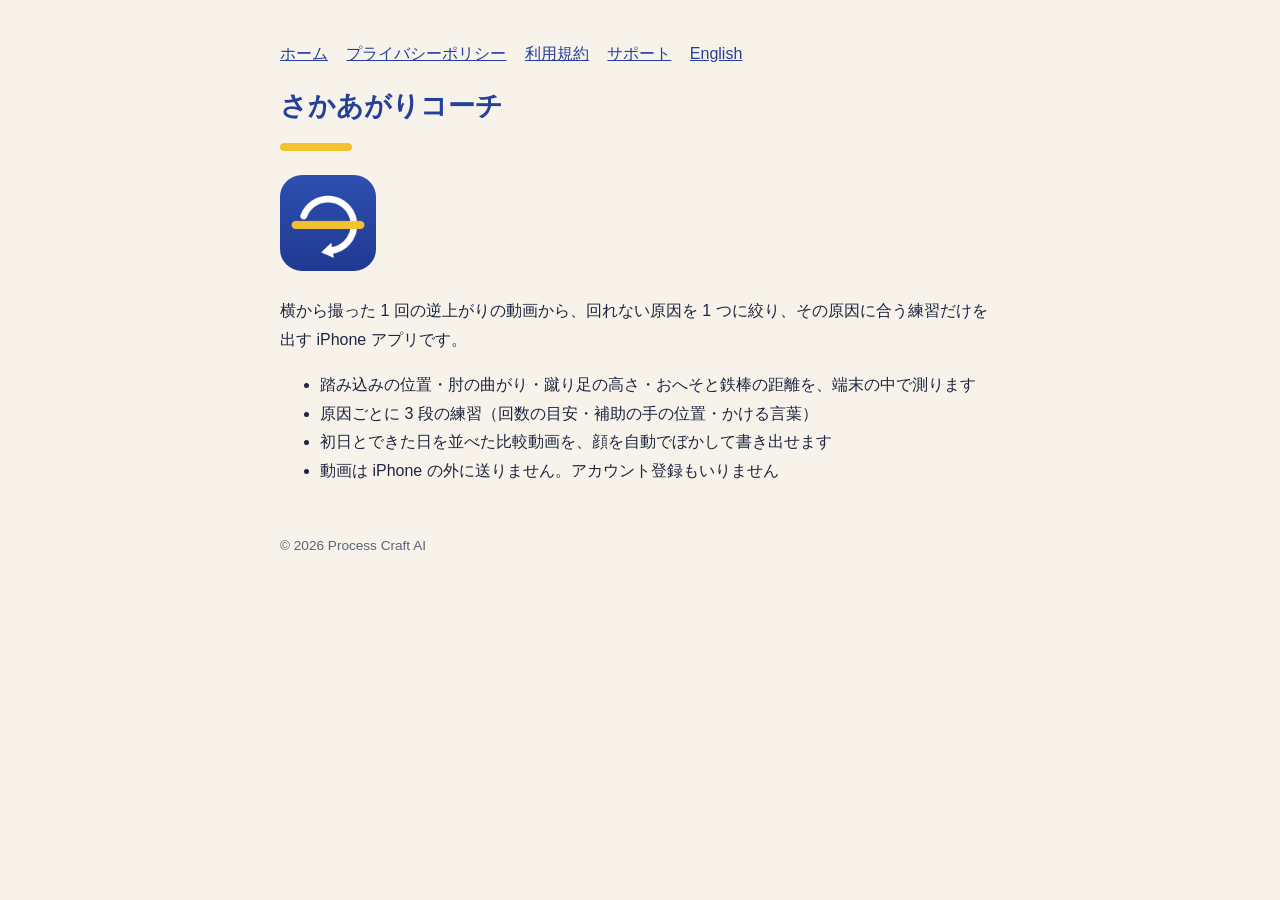
<file: index.html>
<!doctype html><html lang="ja"><head><meta charset="utf-8"><meta name="viewport" content="width=device-width,initial-scale=1">
<title>さかあがりコーチ</title><link rel="stylesheet" href="style.css"></head><body><main>
<nav><a href="index.html">ホーム</a> <a href="privacy.html">プライバシーポリシー</a> <a href="terms.html">利用規約</a> <a href="support.html">サポート</a> <a href="en/index.html">English</a></nav>
<h1>さかあがりコーチ</h1><div class="bar"></div><p><img class="icon" src="icon.png" alt=""></p>
<p>横から撮った 1 回の逆上がりの動画から、回れない原因を 1 つに絞り、その原因に合う練習だけを出す iPhone アプリです。</p>
<ul><li>踏み込みの位置・肘の曲がり・蹴り足の高さ・おへそと鉄棒の距離を、端末の中で測ります</li>
<li>原因ごとに 3 段の練習（回数の目安・補助の手の位置・かける言葉）</li>
<li>初日とできた日を並べた比較動画を、顔を自動でぼかして書き出せます</li>
<li>動画は iPhone の外に送りません。アカウント登録もいりません</li></ul>
<footer>© 2026 Process Craft AI</footer></main></body></html>
</file>
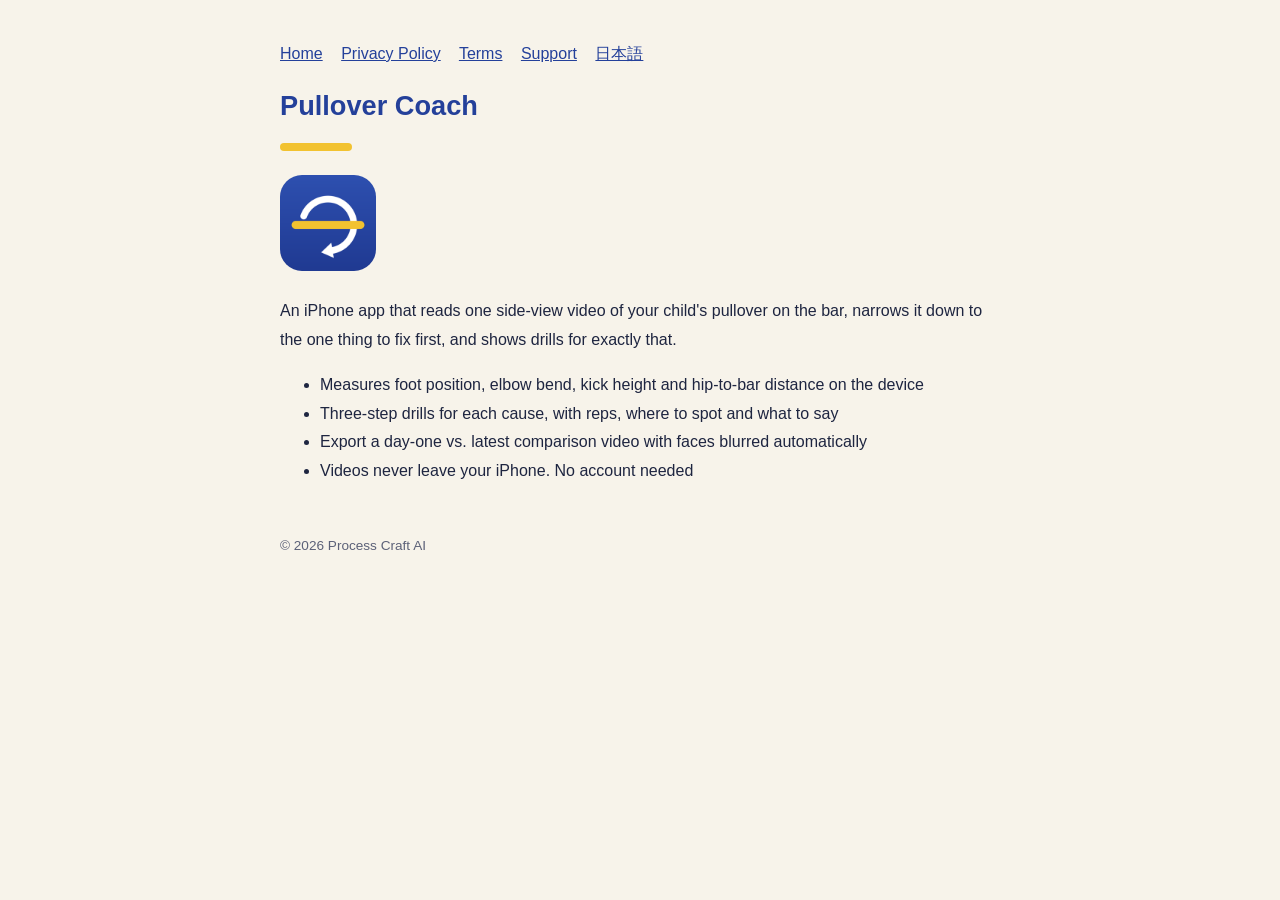
<file: en/index.html>
<!doctype html><html lang="en"><head><meta charset="utf-8"><meta name="viewport" content="width=device-width,initial-scale=1">
<title>Pullover Coach</title><link rel="stylesheet" href="../style.css"></head><body><main>
<nav><a href="index.html">Home</a> <a href="privacy.html">Privacy Policy</a> <a href="terms.html">Terms</a> <a href="support.html">Support</a> <a href="../index.html">日本語</a></nav>
<h1>Pullover Coach</h1><div class="bar"></div><p><img class="icon" src="../icon.png" alt=""></p>
<p>An iPhone app that reads one side-view video of your child's pullover on the bar, narrows it down to the one thing to fix first, and shows drills for exactly that.</p>
<ul><li>Measures foot position, elbow bend, kick height and hip-to-bar distance on the device</li>
<li>Three-step drills for each cause, with reps, where to spot and what to say</li>
<li>Export a day-one vs. latest comparison video with faces blurred automatically</li>
<li>Videos never leave your iPhone. No account needed</li></ul>
<footer>© 2026 Process Craft AI</footer></main></body></html>
</file>
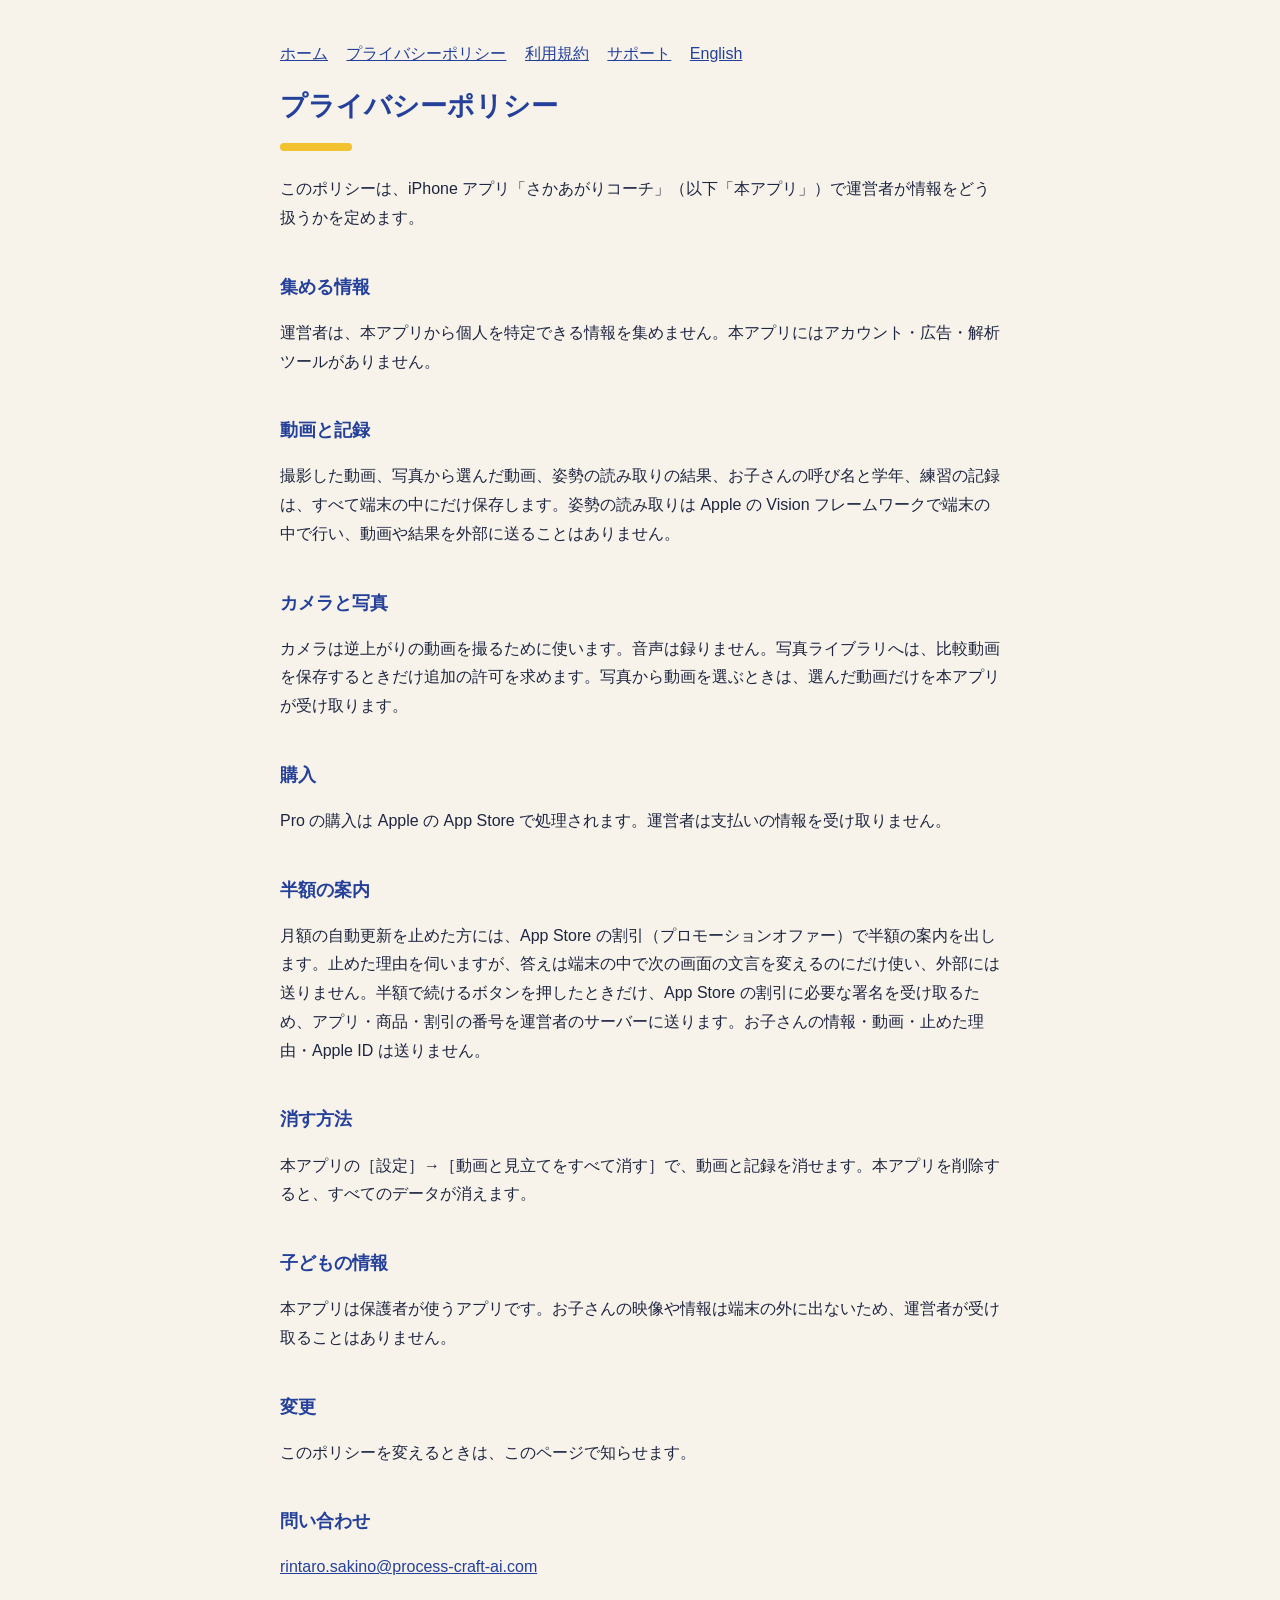
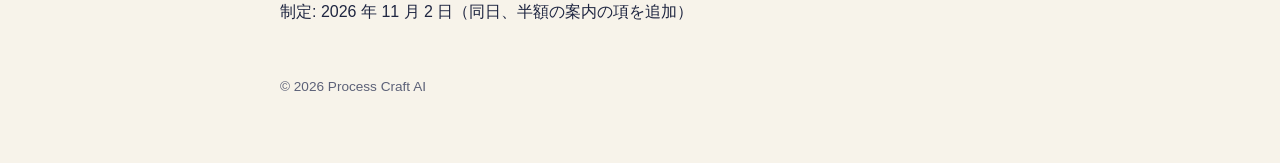
<file: privacy.html>
<!doctype html><html lang="ja"><head><meta charset="utf-8"><meta name="viewport" content="width=device-width,initial-scale=1">
<title>プライバシーポリシー | さかあがりコーチ</title><link rel="stylesheet" href="style.css"></head><body><main>
<nav><a href="index.html">ホーム</a> <a href="privacy.html">プライバシーポリシー</a> <a href="terms.html">利用規約</a> <a href="support.html">サポート</a> <a href="en/privacy.html">English</a></nav>
<h1>プライバシーポリシー</h1><div class="bar"></div><p>このポリシーは、iPhone アプリ「さかあがりコーチ」（以下「本アプリ」）で運営者が情報をどう扱うかを定めます。</p>
<h2>集める情報</h2><p>運営者は、本アプリから個人を特定できる情報を集めません。本アプリにはアカウント・広告・解析ツールがありません。</p>
<h2>動画と記録</h2><p>撮影した動画、写真から選んだ動画、姿勢の読み取りの結果、お子さんの呼び名と学年、練習の記録は、すべて端末の中にだけ保存します。姿勢の読み取りは Apple の Vision フレームワークで端末の中で行い、動画や結果を外部に送ることはありません。</p>
<h2>カメラと写真</h2><p>カメラは逆上がりの動画を撮るために使います。音声は録りません。写真ライブラリへは、比較動画を保存するときだけ追加の許可を求めます。写真から動画を選ぶときは、選んだ動画だけを本アプリが受け取ります。</p>
<h2>購入</h2><p>Pro の購入は Apple の App Store で処理されます。運営者は支払いの情報を受け取りません。</p>
<h2>半額の案内</h2><p>月額の自動更新を止めた方には、App Store の割引（プロモーションオファー）で半額の案内を出します。止めた理由を伺いますが、答えは端末の中で次の画面の文言を変えるのにだけ使い、外部には送りません。半額で続けるボタンを押したときだけ、App Store の割引に必要な署名を受け取るため、アプリ・商品・割引の番号を運営者のサーバーに送ります。お子さんの情報・動画・止めた理由・Apple ID は送りません。</p>
<h2>消す方法</h2><p>本アプリの［設定］→［動画と見立てをすべて消す］で、動画と記録を消せます。本アプリを削除すると、すべてのデータが消えます。</p>
<h2>子どもの情報</h2><p>本アプリは保護者が使うアプリです。お子さんの映像や情報は端末の外に出ないため、運営者が受け取ることはありません。</p>
<h2>変更</h2><p>このポリシーを変えるときは、このページで知らせます。</p>
<h2>問い合わせ</h2><p><a href="mailto:rintaro.sakino@process-craft-ai.com">rintaro.sakino@process-craft-ai.com</a></p><p>制定: 2026 年 11 月 2 日（同日、半額の案内の項を追加）</p>
<footer>© 2026 Process Craft AI</footer></main></body></html>
</file>
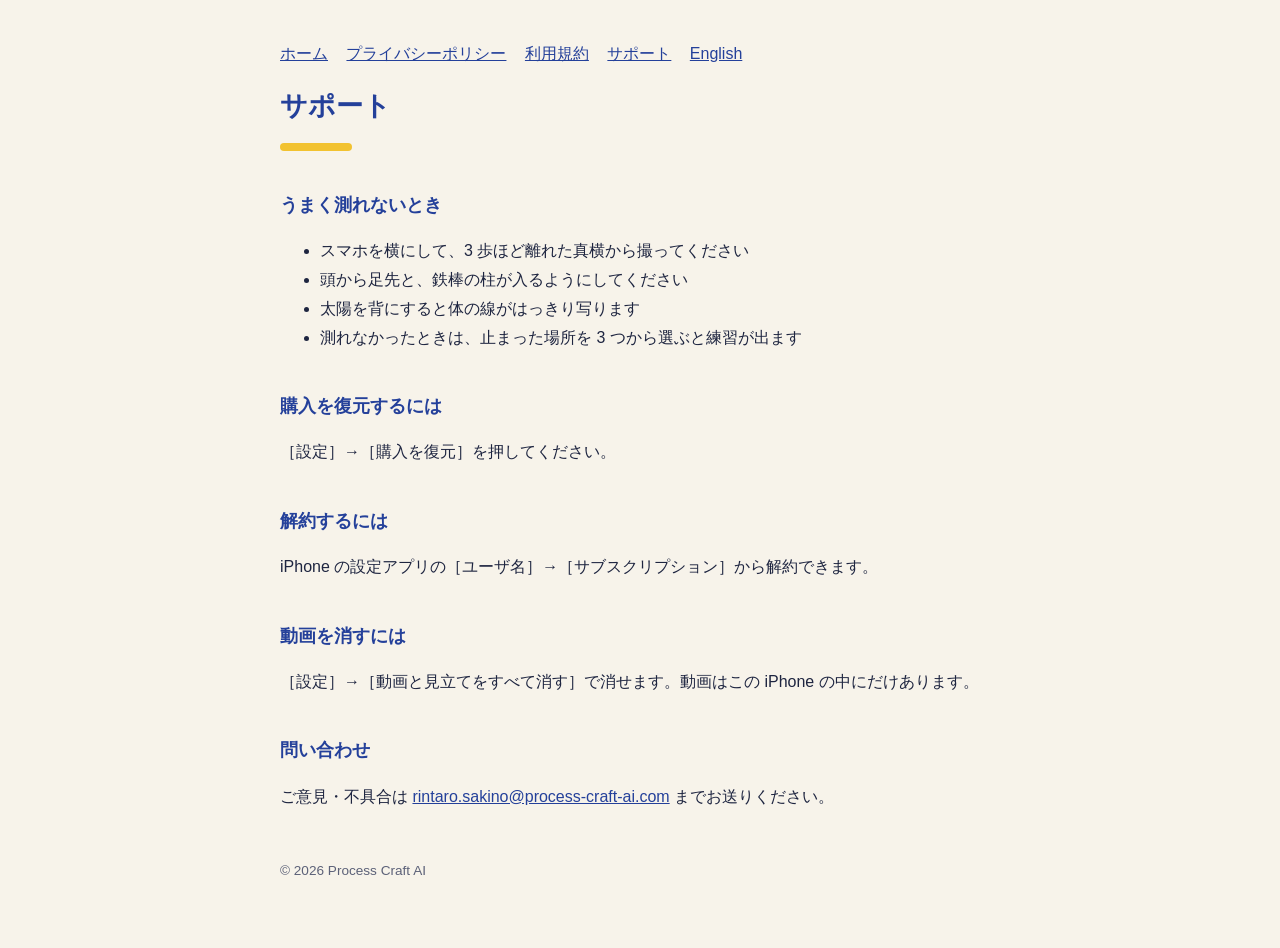
<file: support.html>
<!doctype html><html lang="ja"><head><meta charset="utf-8"><meta name="viewport" content="width=device-width,initial-scale=1">
<title>サポート | さかあがりコーチ</title><link rel="stylesheet" href="style.css"></head><body><main>
<nav><a href="index.html">ホーム</a> <a href="privacy.html">プライバシーポリシー</a> <a href="terms.html">利用規約</a> <a href="support.html">サポート</a> <a href="en/support.html">English</a></nav>
<h1>サポート</h1><div class="bar"></div><h2>うまく測れないとき</h2><ul><li>スマホを横にして、3 歩ほど離れた真横から撮ってください</li><li>頭から足先と、鉄棒の柱が入るようにしてください</li><li>太陽を背にすると体の線がはっきり写ります</li><li>測れなかったときは、止まった場所を 3 つから選ぶと練習が出ます</li></ul>
<h2>購入を復元するには</h2><p>［設定］→［購入を復元］を押してください。</p>
<h2>解約するには</h2><p>iPhone の設定アプリの［ユーザ名］→［サブスクリプション］から解約できます。</p>
<h2>動画を消すには</h2><p>［設定］→［動画と見立てをすべて消す］で消せます。動画はこの iPhone の中にだけあります。</p>
<h2>問い合わせ</h2><p>ご意見・不具合は <a href="mailto:rintaro.sakino@process-craft-ai.com">rintaro.sakino@process-craft-ai.com</a> までお送りください。</p>
<footer>© 2026 Process Craft AI</footer></main></body></html>
</file>
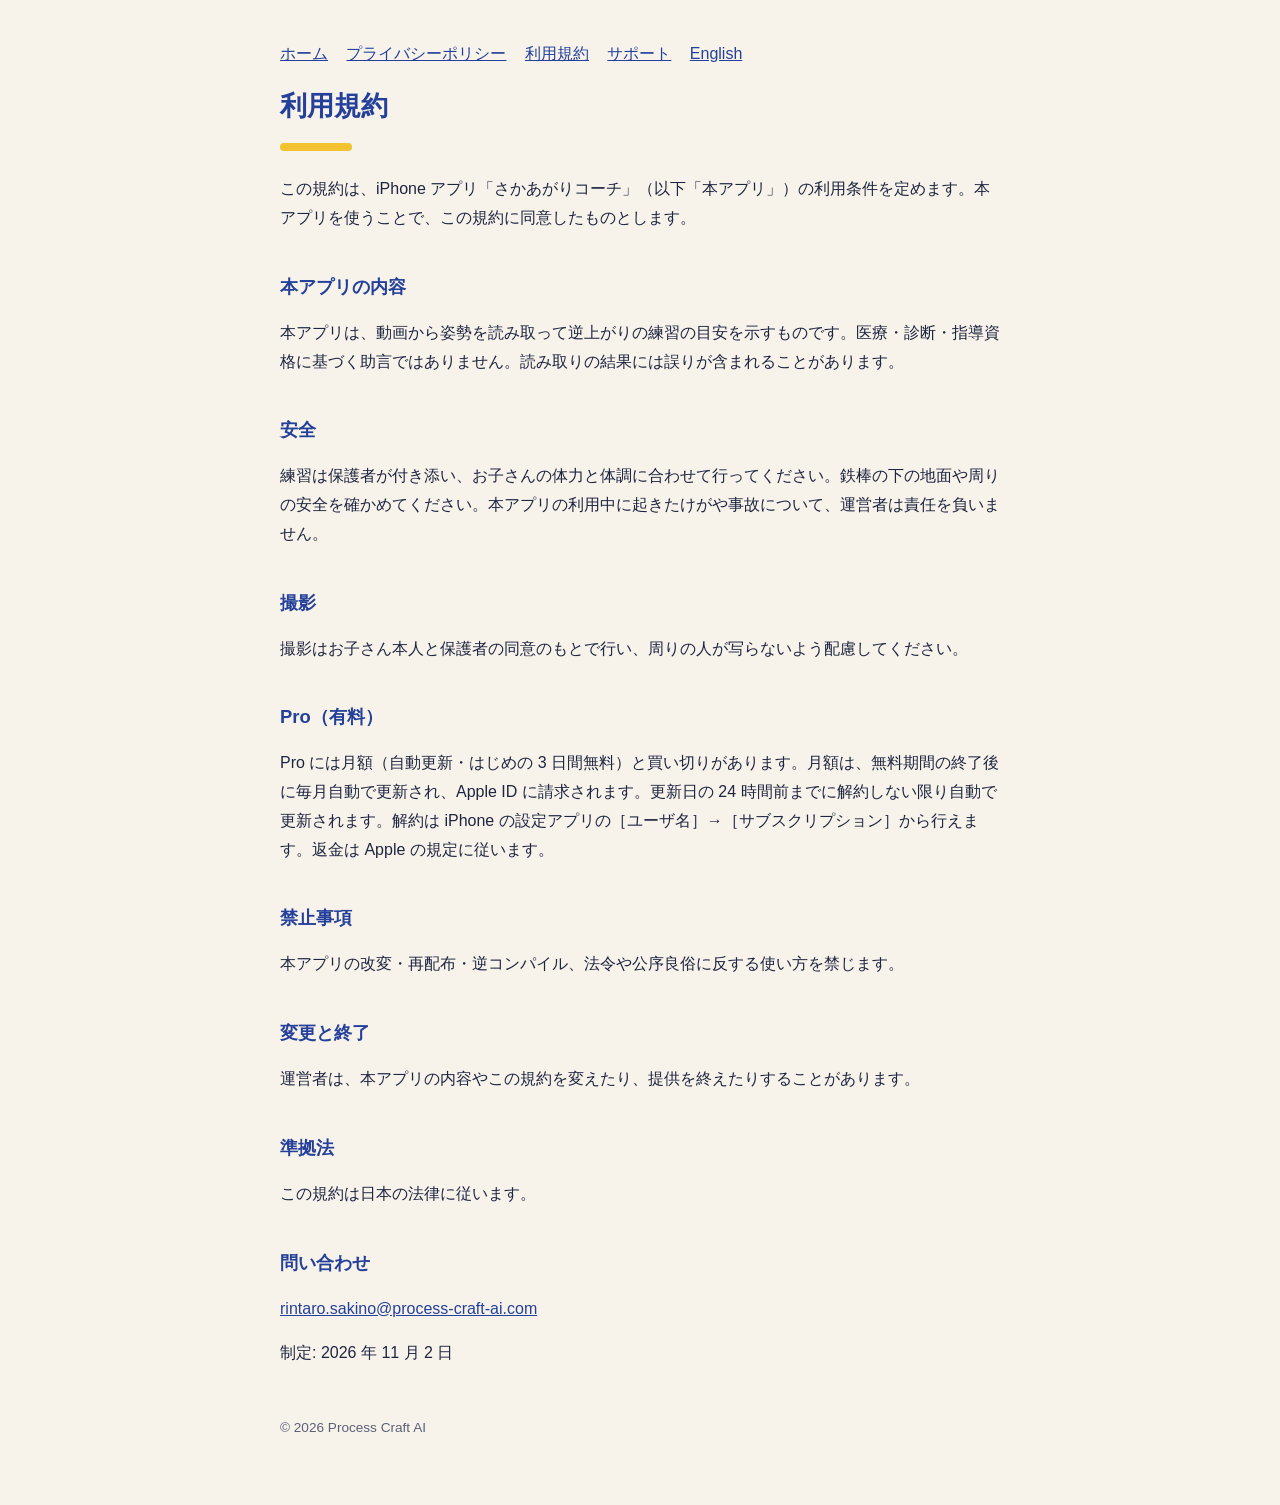
<file: terms.html>
<!doctype html><html lang="ja"><head><meta charset="utf-8"><meta name="viewport" content="width=device-width,initial-scale=1">
<title>利用規約 | さかあがりコーチ</title><link rel="stylesheet" href="style.css"></head><body><main>
<nav><a href="index.html">ホーム</a> <a href="privacy.html">プライバシーポリシー</a> <a href="terms.html">利用規約</a> <a href="support.html">サポート</a> <a href="en/terms.html">English</a></nav>
<h1>利用規約</h1><div class="bar"></div><p>この規約は、iPhone アプリ「さかあがりコーチ」（以下「本アプリ」）の利用条件を定めます。本アプリを使うことで、この規約に同意したものとします。</p>
<h2>本アプリの内容</h2><p>本アプリは、動画から姿勢を読み取って逆上がりの練習の目安を示すものです。医療・診断・指導資格に基づく助言ではありません。読み取りの結果には誤りが含まれることがあります。</p>
<h2>安全</h2><p>練習は保護者が付き添い、お子さんの体力と体調に合わせて行ってください。鉄棒の下の地面や周りの安全を確かめてください。本アプリの利用中に起きたけがや事故について、運営者は責任を負いません。</p>
<h2>撮影</h2><p>撮影はお子さん本人と保護者の同意のもとで行い、周りの人が写らないよう配慮してください。</p>
<h2>Pro（有料）</h2><p>Pro には月額（自動更新・はじめの 3 日間無料）と買い切りがあります。月額は、無料期間の終了後に毎月自動で更新され、Apple ID に請求されます。更新日の 24 時間前までに解約しない限り自動で更新されます。解約は iPhone の設定アプリの［ユーザ名］→［サブスクリプション］から行えます。返金は Apple の規定に従います。</p>
<h2>禁止事項</h2><p>本アプリの改変・再配布・逆コンパイル、法令や公序良俗に反する使い方を禁じます。</p>
<h2>変更と終了</h2><p>運営者は、本アプリの内容やこの規約を変えたり、提供を終えたりすることがあります。</p>
<h2>準拠法</h2><p>この規約は日本の法律に従います。</p>
<h2>問い合わせ</h2><p><a href="mailto:rintaro.sakino@process-craft-ai.com">rintaro.sakino@process-craft-ai.com</a></p><p>制定: 2026 年 11 月 2 日</p>
<footer>© 2026 Process Craft AI</footer></main></body></html>
</file>
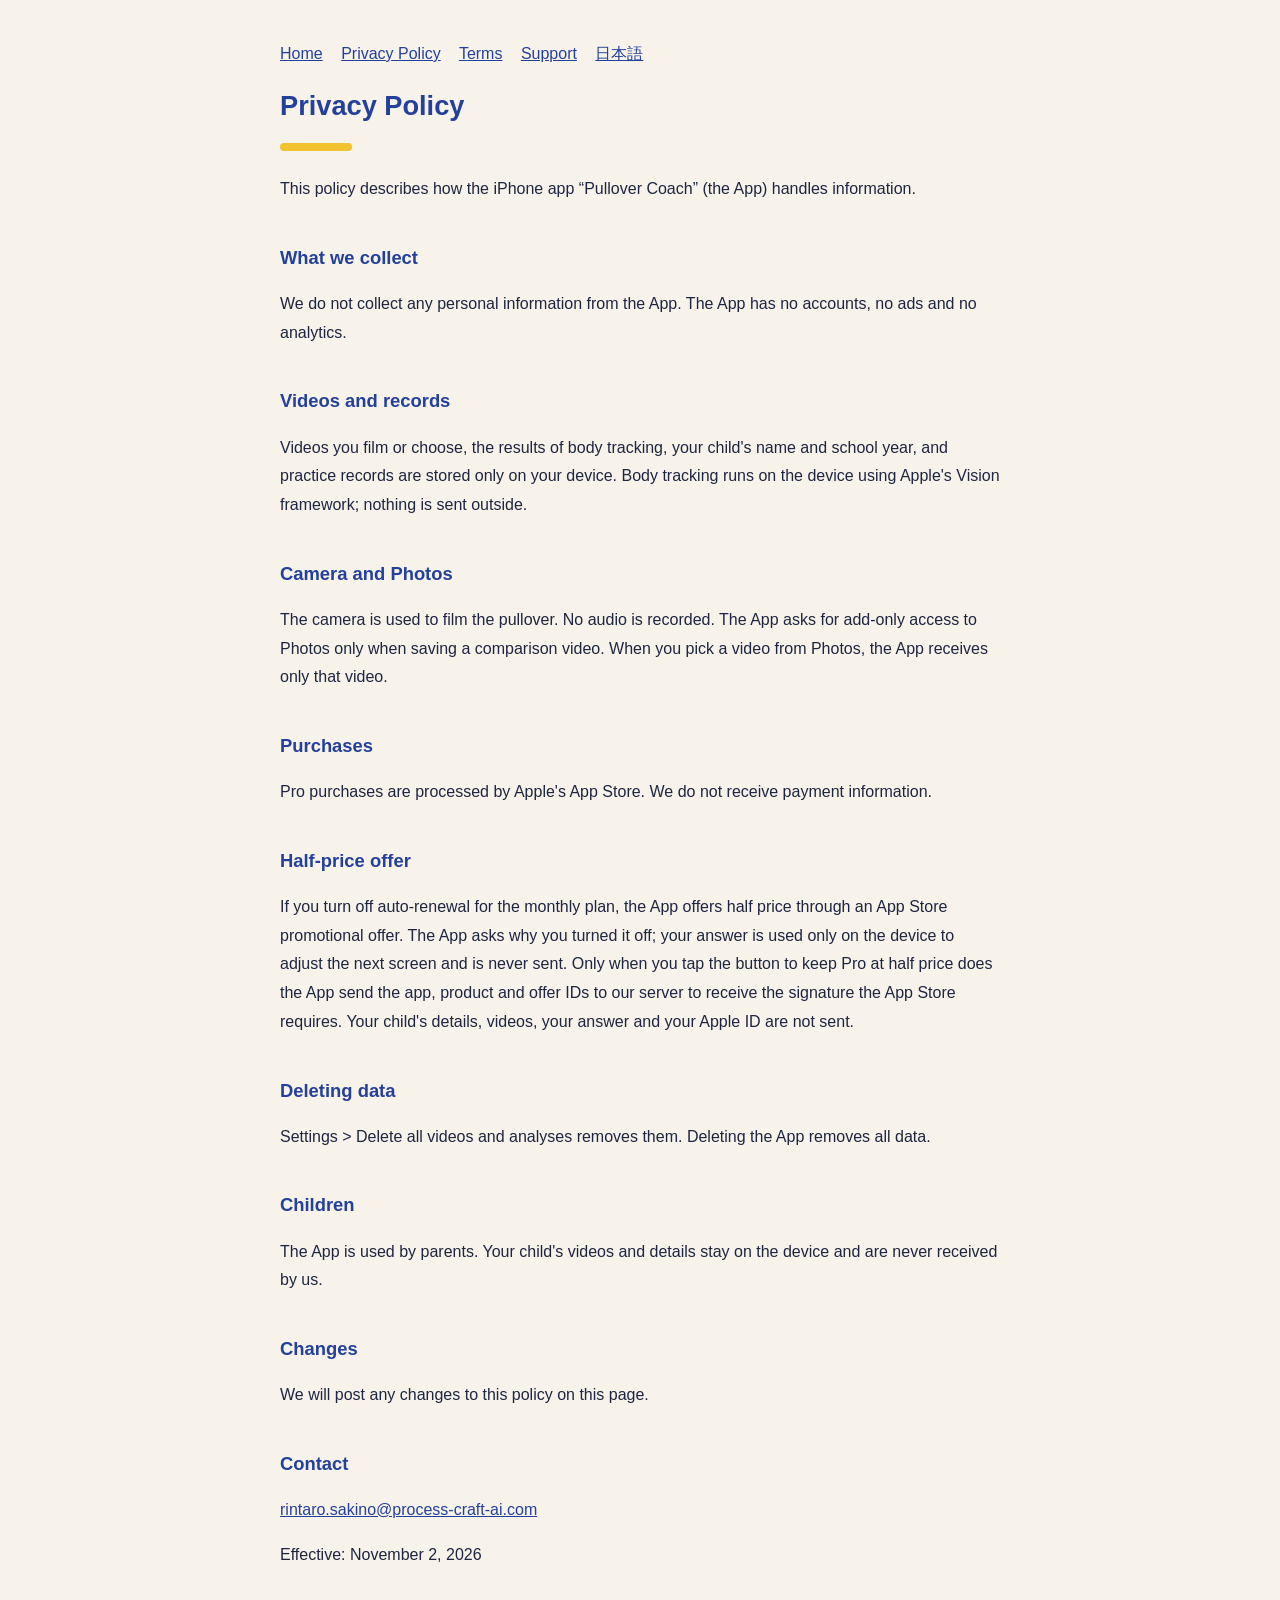
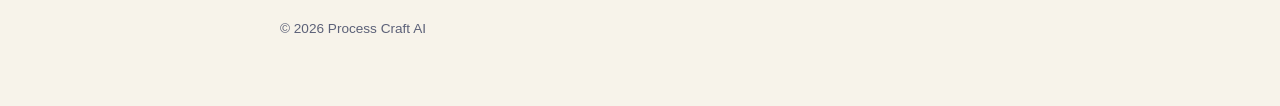
<file: en/privacy.html>
<!doctype html><html lang="en"><head><meta charset="utf-8"><meta name="viewport" content="width=device-width,initial-scale=1">
<title>Privacy Policy | Pullover Coach</title><link rel="stylesheet" href="../style.css"></head><body><main>
<nav><a href="index.html">Home</a> <a href="privacy.html">Privacy Policy</a> <a href="terms.html">Terms</a> <a href="support.html">Support</a> <a href="../privacy.html">日本語</a></nav>
<h1>Privacy Policy</h1><div class="bar"></div><p>This policy describes how the iPhone app “Pullover Coach” (the App) handles information.</p>
<h2>What we collect</h2><p>We do not collect any personal information from the App. The App has no accounts, no ads and no analytics.</p>
<h2>Videos and records</h2><p>Videos you film or choose, the results of body tracking, your child's name and school year, and practice records are stored only on your device. Body tracking runs on the device using Apple's Vision framework; nothing is sent outside.</p>
<h2>Camera and Photos</h2><p>The camera is used to film the pullover. No audio is recorded. The App asks for add-only access to Photos only when saving a comparison video. When you pick a video from Photos, the App receives only that video.</p>
<h2>Purchases</h2><p>Pro purchases are processed by Apple's App Store. We do not receive payment information.</p>
<h2>Half-price offer</h2><p>If you turn off auto-renewal for the monthly plan, the App offers half price through an App Store promotional offer. The App asks why you turned it off; your answer is used only on the device to adjust the next screen and is never sent. Only when you tap the button to keep Pro at half price does the App send the app, product and offer IDs to our server to receive the signature the App Store requires. Your child's details, videos, your answer and your Apple ID are not sent.</p>
<h2>Deleting data</h2><p>Settings &gt; Delete all videos and analyses removes them. Deleting the App removes all data.</p>
<h2>Children</h2><p>The App is used by parents. Your child's videos and details stay on the device and are never received by us.</p>
<h2>Changes</h2><p>We will post any changes to this policy on this page.</p>
<h2>Contact</h2><p><a href="mailto:rintaro.sakino@process-craft-ai.com">rintaro.sakino@process-craft-ai.com</a></p><p>Effective: November 2, 2026</p>
<footer>© 2026 Process Craft AI</footer></main></body></html>
</file>
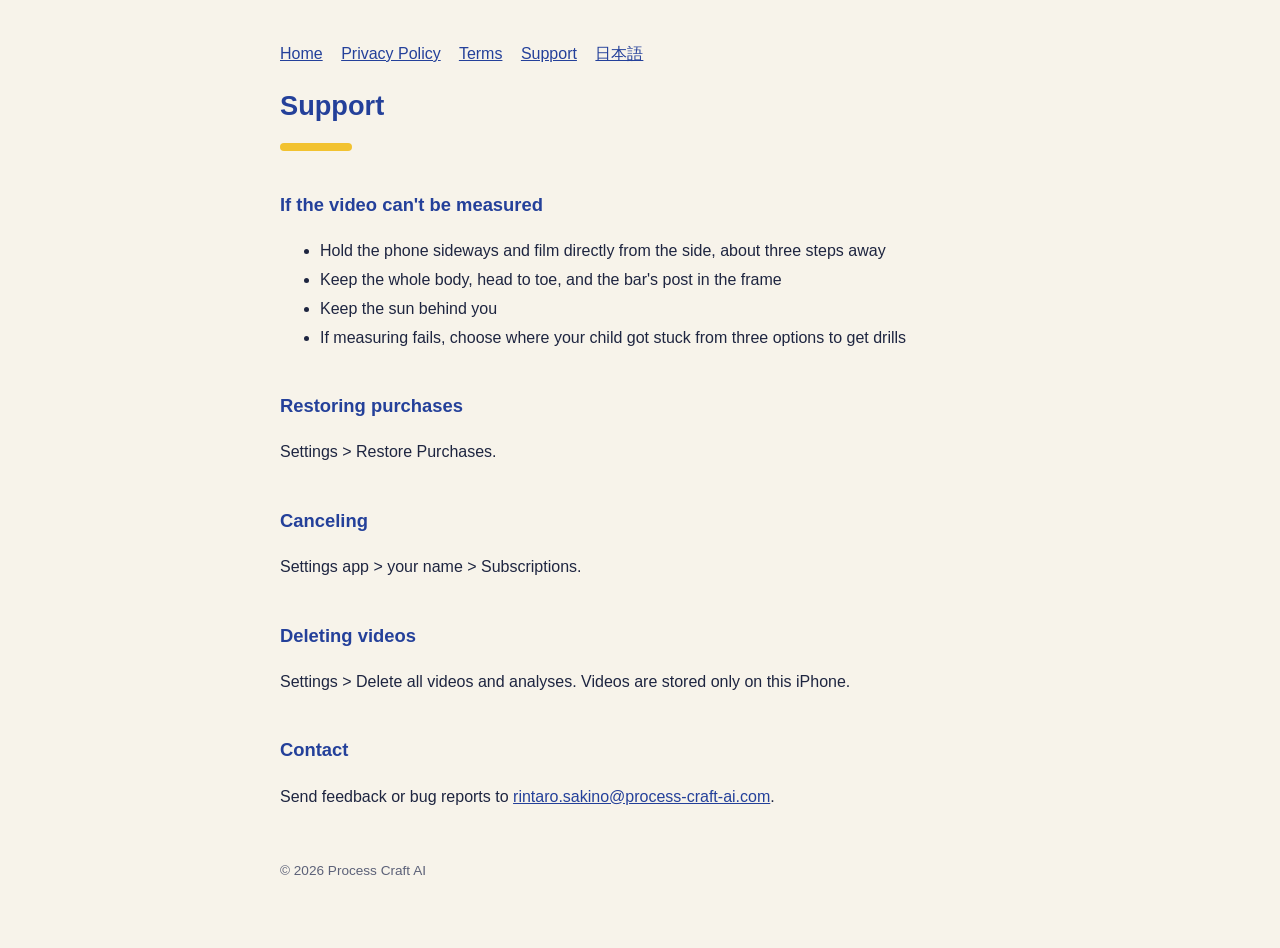
<file: en/support.html>
<!doctype html><html lang="en"><head><meta charset="utf-8"><meta name="viewport" content="width=device-width,initial-scale=1">
<title>Support | Pullover Coach</title><link rel="stylesheet" href="../style.css"></head><body><main>
<nav><a href="index.html">Home</a> <a href="privacy.html">Privacy Policy</a> <a href="terms.html">Terms</a> <a href="support.html">Support</a> <a href="../support.html">日本語</a></nav>
<h1>Support</h1><div class="bar"></div><h2>If the video can't be measured</h2><ul><li>Hold the phone sideways and film directly from the side, about three steps away</li><li>Keep the whole body, head to toe, and the bar's post in the frame</li><li>Keep the sun behind you</li><li>If measuring fails, choose where your child got stuck from three options to get drills</li></ul>
<h2>Restoring purchases</h2><p>Settings &gt; Restore Purchases.</p>
<h2>Canceling</h2><p>Settings app &gt; your name &gt; Subscriptions.</p>
<h2>Deleting videos</h2><p>Settings &gt; Delete all videos and analyses. Videos are stored only on this iPhone.</p>
<h2>Contact</h2><p>Send feedback or bug reports to <a href="mailto:rintaro.sakino@process-craft-ai.com">rintaro.sakino@process-craft-ai.com</a>.</p>
<footer>© 2026 Process Craft AI</footer></main></body></html>
</file>
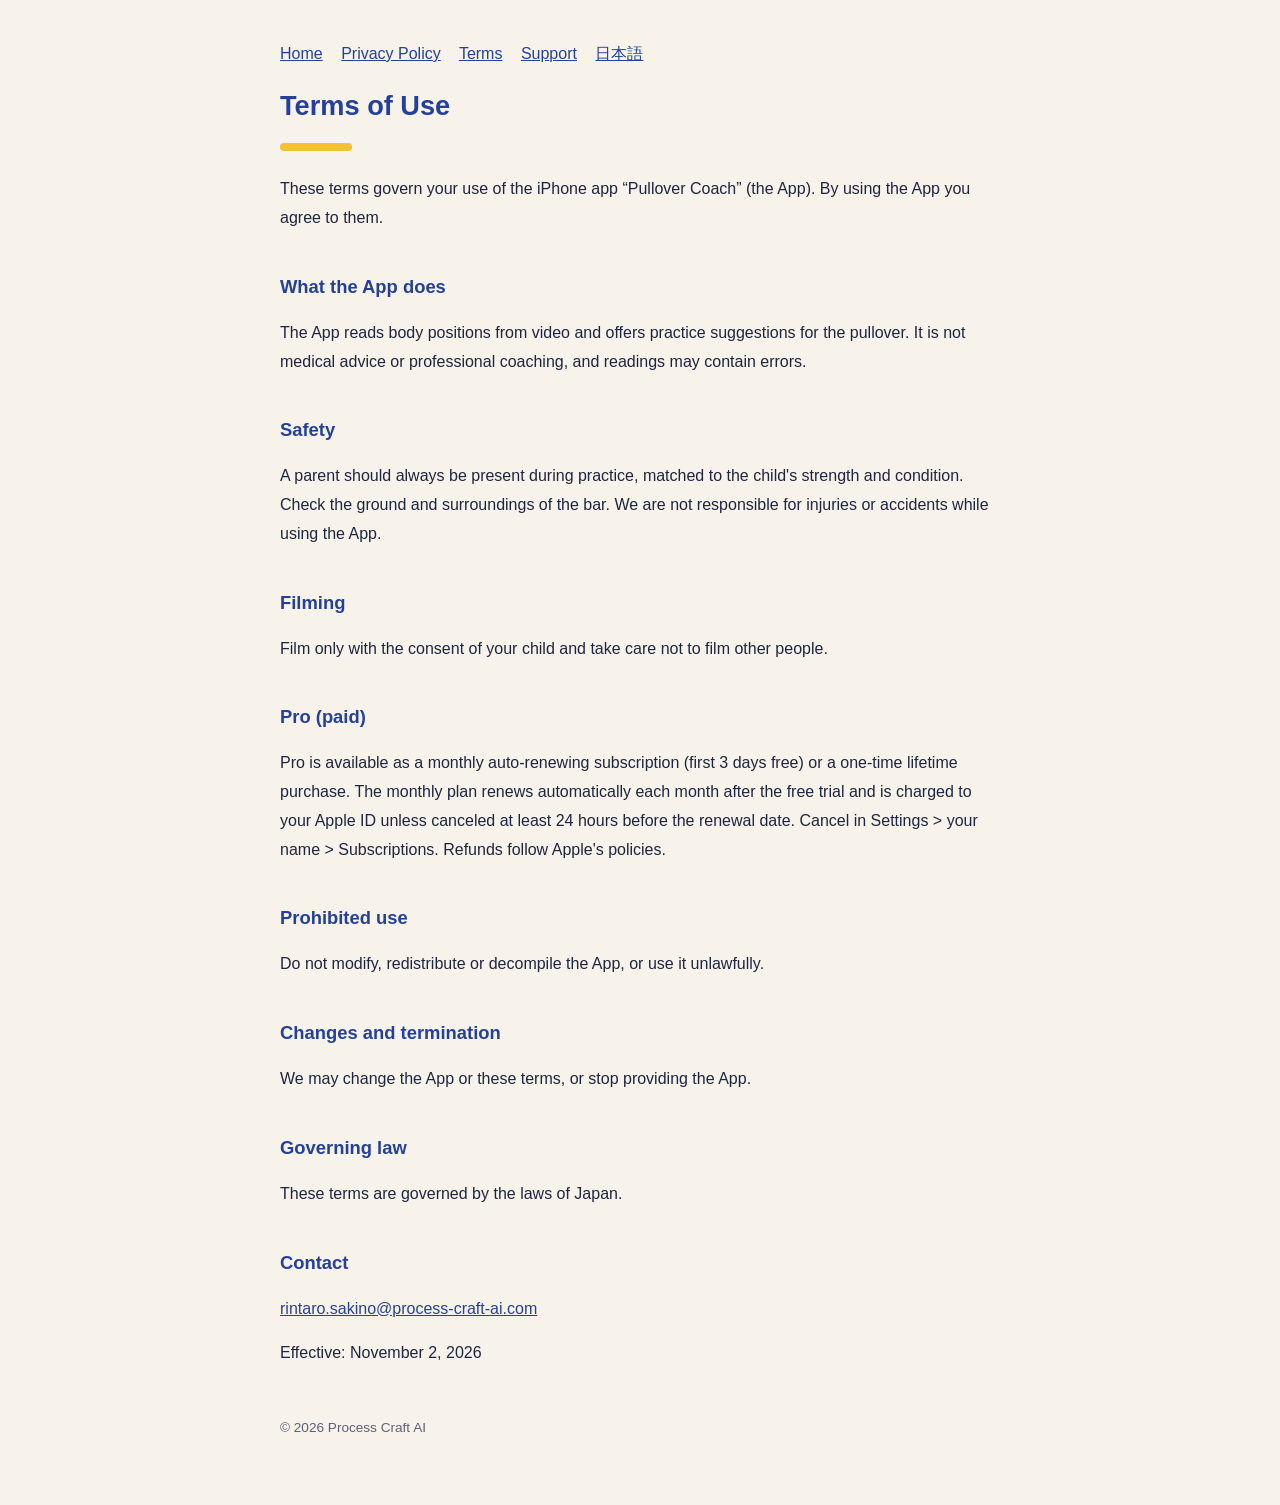
<file: en/terms.html>
<!doctype html><html lang="en"><head><meta charset="utf-8"><meta name="viewport" content="width=device-width,initial-scale=1">
<title>Terms of Use | Pullover Coach</title><link rel="stylesheet" href="../style.css"></head><body><main>
<nav><a href="index.html">Home</a> <a href="privacy.html">Privacy Policy</a> <a href="terms.html">Terms</a> <a href="support.html">Support</a> <a href="../terms.html">日本語</a></nav>
<h1>Terms of Use</h1><div class="bar"></div><p>These terms govern your use of the iPhone app “Pullover Coach” (the App). By using the App you agree to them.</p>
<h2>What the App does</h2><p>The App reads body positions from video and offers practice suggestions for the pullover. It is not medical advice or professional coaching, and readings may contain errors.</p>
<h2>Safety</h2><p>A parent should always be present during practice, matched to the child's strength and condition. Check the ground and surroundings of the bar. We are not responsible for injuries or accidents while using the App.</p>
<h2>Filming</h2><p>Film only with the consent of your child and take care not to film other people.</p>
<h2>Pro (paid)</h2><p>Pro is available as a monthly auto-renewing subscription (first 3 days free) or a one-time lifetime purchase. The monthly plan renews automatically each month after the free trial and is charged to your Apple ID unless canceled at least 24 hours before the renewal date. Cancel in Settings &gt; your name &gt; Subscriptions. Refunds follow Apple's policies.</p>
<h2>Prohibited use</h2><p>Do not modify, redistribute or decompile the App, or use it unlawfully.</p>
<h2>Changes and termination</h2><p>We may change the App or these terms, or stop providing the App.</p>
<h2>Governing law</h2><p>These terms are governed by the laws of Japan.</p>
<h2>Contact</h2><p><a href="mailto:rintaro.sakino@process-craft-ai.com">rintaro.sakino@process-craft-ai.com</a></p><p>Effective: November 2, 2026</p>
<footer>© 2026 Process Craft AI</footer></main></body></html>
</file>
<file: style.css>
body{margin:0;background:#F7F3EA;color:#1E2540;font-family:-apple-system,"Hiragino Sans","Hiragino Kaku Gothic ProN",sans-serif;line-height:1.8}
main{max-width:720px;margin:0 auto;padding:40px 22px 64px}h1{color:#24409A;font-size:1.7em;line-height:1.4}h2{color:#24409A;font-size:1.15em;margin-top:2em}
a{color:#24409A}.bar{height:8px;background:#F2C230;border-radius:4px;width:72px;margin:8px 0 24px}footer{margin-top:48px;font-size:.85em;color:#5C6178}
nav a{margin-right:14px}img.icon{width:96px;height:96px;border-radius:22px}
@media (prefers-color-scheme:dark){body{background:#121A33;color:#F1F3F9}h1,h2,a{color:#9FB3F2}footer{color:#A9B1C9}}
</file>
